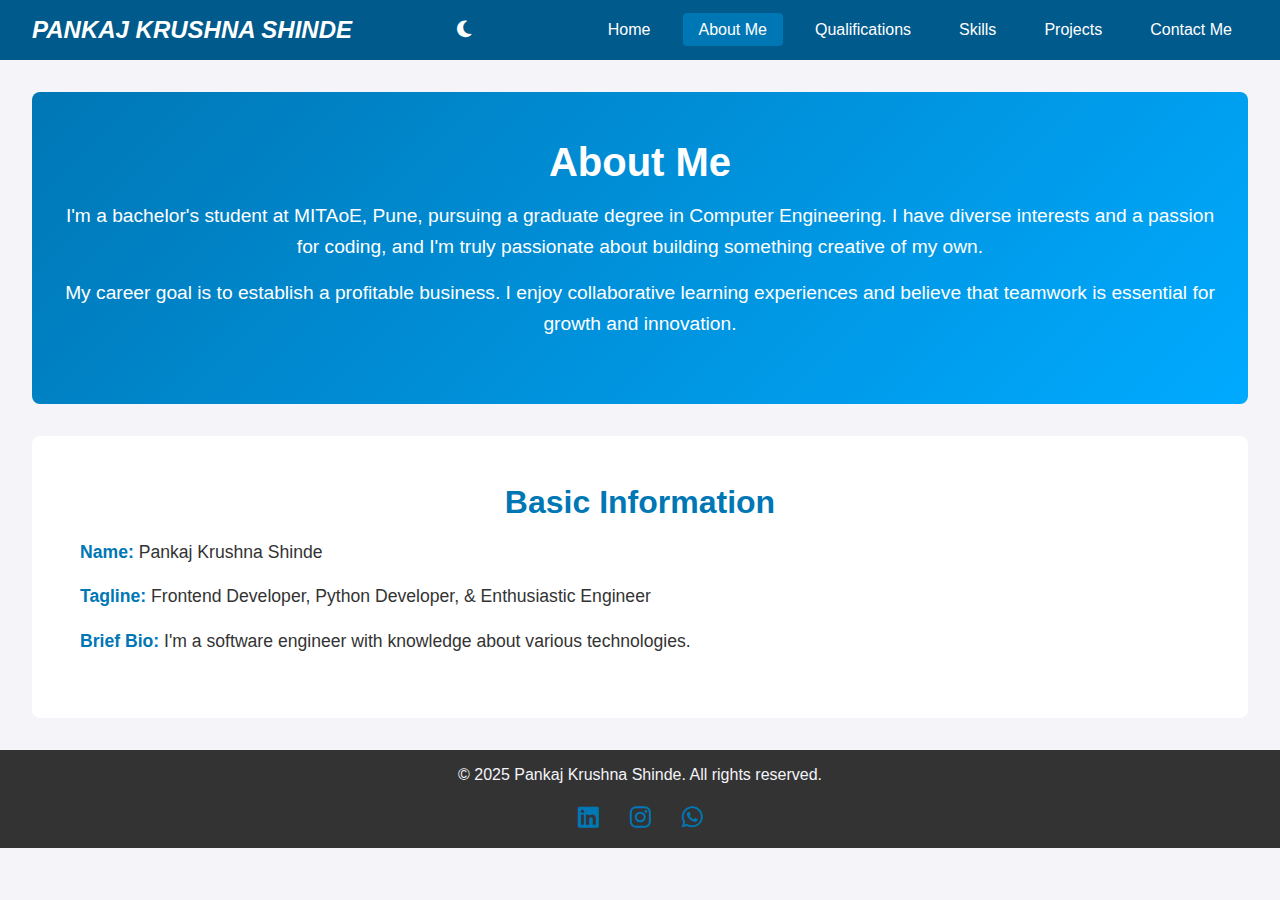
<file: about.html>
<!DOCTYPE html>
<html lang="en">
<head>
  <meta charset="UTF-8" />
  <meta http-equiv="X-UA-Compatible" content="IE=edge" />
  <meta name="viewport" content="width=device-width, initial-scale=1.0" />
  <meta name="description" content="About Me - Pankaj Krushna Shinde: Frontend Developer, Python Developer, & Enthusiastic Engineer." />
  <title>About Me - Pankaj Krushna Shinde</title>
  
  <!-- Link to About Page CSS -->
  <link rel="stylesheet" href="about.css" />

  <!-- Font Awesome for icons -->
  <link rel="stylesheet" href="https://cdnjs.cloudflare.com/ajax/libs/font-awesome/6.7.2/css/all.min.css" 
        integrity="sha512-Evv84Mr4kqVGRNSgIGL/F/aIDqQb7xQ2vcrdIwxfjThSH8CSR7PBEakCr51Ck+w+/U6swU2Im1vVX0SVk9ABhg==" 
        crossorigin="anonymous" referrerpolicy="no-referrer" />
  
  <!-- Boxicons for additional icons -->
  <link href="https://unpkg.com/boxicons@2.1.4/css/boxicons.min.css" rel="stylesheet" />
</head>
<body>
  <!-- Header & Navigation -->
  <header>
    <nav class="navbar">
      <div class="logo">
        <em>PANKAJ KRUSHNA SHINDE</em>
      </div>
      <!-- Dark Mode Toggle -->
      <div class="dark-mode-toggle">
        <i class="fas fa-moon" id="toggleDarkMode"></i>
      </div>
      <!-- Hamburger Menu for Mobile -->
      <div class="menu-icon">
        <i class="fas fa-bars"></i>
      </div>
      <ul class="nav-links">
        <li><a href="index.html">Home</a></li>
        <li><a href="about.html" class="active">About Me</a></li>
        <li><a href="qualification.html">Qualifications</a></li>
        <li><a href="skill.html">Skills</a></li>
        <li><a href="projects.html">Projects</a></li>
        <li><a href="contact.html">Contact Me</a></li>
      </ul>
    </nav>
  </header>

  <!-- Main Content -->
  <main>
    <!-- About Section -->
    <section class="about-section">
      <div class="container">
        <h1>About Me</h1>
        <p>
          I'm a bachelor's student at MITAoE, Pune, pursuing a graduate degree in Computer Engineering. I have diverse interests and a passion for coding, and I'm truly passionate about building something creative of my own.
        </p>
        <p>
          My career goal is to establish a profitable business. I enjoy collaborative learning experiences and believe that teamwork is essential for growth and innovation.
        </p>
      </div>
    </section>

    <!-- Basic Information Section -->
    <section class="basic-info">
      <div class="container">
        <h2>Basic Information</h2>
        <ul>
          <li><strong>Name:</strong> Pankaj Krushna Shinde</li>
          <li><strong>Tagline:</strong> Frontend Developer, Python Developer, &amp; Enthusiastic Engineer</li>
          <li><strong>Brief Bio:</strong> I'm a software engineer with knowledge about various technologies.</li>
        </ul>
      </div>
    </section>
  </main>

  <!-- Footer -->
  <footer>
    <div class="footer-content">
      <p>&copy; 2025 Pankaj Krushna Shinde. All rights reserved.</p>
      <div class="social-links">
        <a href="https://www.linkedin.com/in/pankaj-shinde-1a7864350" title="LinkedIn" target="_blank">
          <i class="fab fa-linkedin"></i>
        </a>
        <a href="https://www.instagram.com/pankajshinde1488/#" title="Instagram" target="_blank">
          <i class="fab fa-instagram"></i>
        </a>
        <a href="#" title="WhatsApp" target="_blank">
          <i class="fab fa-whatsapp"></i>
        </a>
      </div>
    </div>
  </footer>

  <script>
    document.addEventListener("DOMContentLoaded", function () {
      // Dark mode toggle functionality
      const toggleDarkMode = document.getElementById("toggleDarkMode");
      toggleDarkMode.addEventListener("click", () => {
        document.body.classList.toggle("dark-mode");
        if (document.body.classList.contains("dark-mode")) {
          toggleDarkMode.classList.remove("fa-moon");
          toggleDarkMode.classList.add("fa-sun");
        } else {
          toggleDarkMode.classList.remove("fa-sun");
          toggleDarkMode.classList.add("fa-moon");
        }
      });

      // Hamburger menu toggle for mobile view
      const menuIcon = document.querySelector(".menu-icon");
      const navLinks = document.querySelector(".nav-links");
      menuIcon.addEventListener("click", () => {
        navLinks.classList.toggle("active");
      });
    });
  </script>
</body>
</html>
</file>
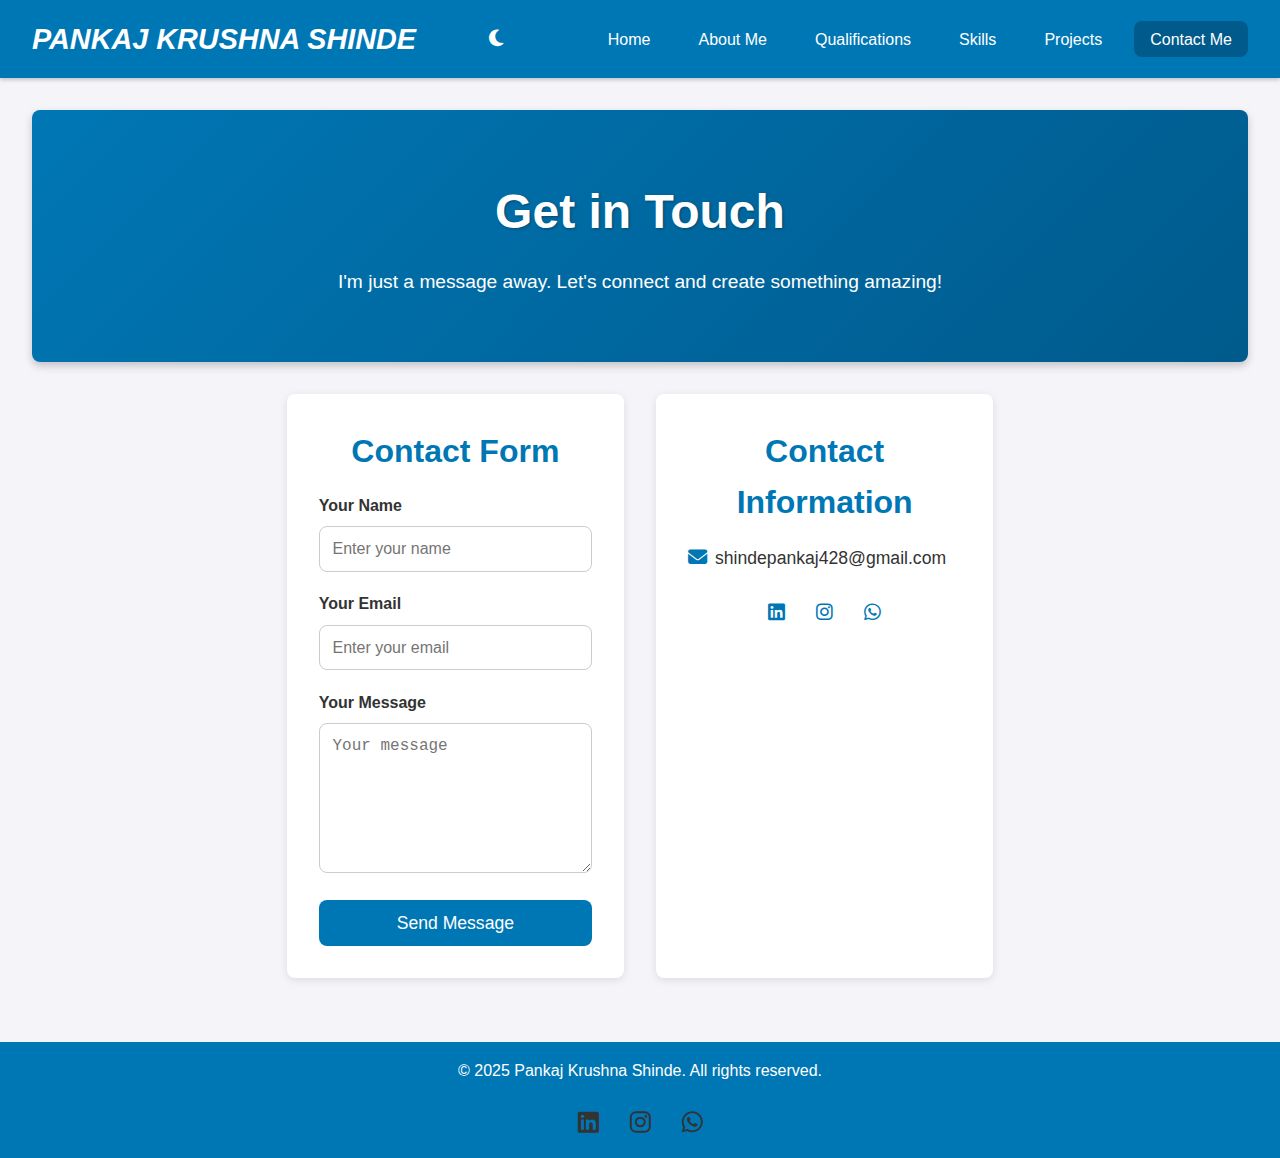
<file: contact.html>
<!DOCTYPE html>
<html lang="en">
<head>
  <meta charset="UTF-8" />
  <meta name="viewport" content="width=device-width, initial-scale=1.0" />
  <meta name="description" content="Contact - Get in touch with Pankaj Krushna Shinde." />
  <title>Contact - Pankaj Krushna Shinde</title>
  
  <!-- Link to Contact Page CSS -->
  <link rel="stylesheet" href="contact.css" />

  <!-- Font Awesome for icons -->
  <link rel="stylesheet" href="https://cdnjs.cloudflare.com/ajax/libs/font-awesome/6.7.2/css/all.min.css" 
        integrity="sha512-Evv84Mr4kqVGRNSgIGL/F/aIDqQb7xQ2vcrdIwxfjThSH8CSR7PBEakCr51Ck+w+/U6swU2Im1vVX0SVk9ABhg==" 
        crossorigin="anonymous" referrerpolicy="no-referrer" />
  
  <!-- Boxicons for additional icons -->
  <link href="https://unpkg.com/boxicons@2.1.4/css/boxicons.min.css" rel="stylesheet" />
</head>
<body>
  <!-- Header & Navigation -->
  <header>
    <nav class="navbar">
      <div class="logo"><em>PANKAJ KRUSHNA SHINDE</em></div>
      <!-- Dark Mode Toggle -->
      <div class="dark-mode-toggle">
        <i class="fas fa-moon" id="toggleDarkMode"></i>
      </div>
      <!-- Hamburger Menu for Mobile -->
      <div class="menu-icon">
        <i class="fas fa-bars"></i>
      </div>
      <ul class="nav-links">
        <li><a href="index.html">Home</a></li>
        <li><a href="about.html">About Me</a></li>
        <li><a href="qualification.html">Qualifications</a></li>
        <li><a href="skill.html">Skills</a></li>
        <li><a href="projects.html">Projects</a></li>
        <li><a href="contact.html" class="active">Contact Me</a></li>
      </ul>
    </nav>
  </header>

  <!-- Main Content -->
  <main>
    <!-- Contact Hero Section -->
    <section class="contact-hero">
      <div class="container">
        <h1>Get in Touch</h1>
        <p>I'm just a message away. Let's connect and create something amazing!</p>
      </div>
    </section>

    <!-- Contact Form & Information Section -->
    <section class="contact-form-section">
      <div class="container">
        <!-- Contact Form -->
        <form class="contact-form" action="#" method="post">
          <h2>Contact Form</h2>
          <div class="form-group">
            <label for="name">Your Name</label>
            <input type="text" id="name" name="name" placeholder="Enter your name" required />
          </div>
          <div class="form-group">
            <label for="email">Your Email</label>
            <input type="email" id="email" name="email" placeholder="Enter your email" required />
          </div>
          <div class="form-group">
            <label for="message">Your Message</label>
            <textarea id="message" name="message" placeholder="Your message" required></textarea>
          </div>
          <button type="submit" class="btn">Send Message</button>
        </form>

        <!-- Contact Information -->
        <div class="contact-info">
          <h2>Contact Information</h2>
          <p><i class="fas fa-envelope"></i> shindepankaj428@gmail.com</p>
          <div class="social-links">
            <a href="https://www.linkedin.com/in/pankaj-shinde-1a7864350" title="LinkedIn" target="_blank">
              <i class="fab fa-linkedin"></i>
            </a>
            <a href="https://www.instagram.com/pankajshinde1488/#" title="Instagram" target="_blank">
              <i class="fab fa-instagram"></i>
            </a>
            <a href="#" title="WhatsApp" target="_blank">
              <i class="fab fa-whatsapp"></i>
            </a>
          </div>
        </div>
      </div>
    </section>
  </main>

  <!-- Footer -->
  <footer>
    <div class="footer-content">
      <p>&copy; 2025 Pankaj Krushna Shinde. All rights reserved.</p>
      <div class="social-links">
        <a href="https://www.linkedin.com/in/pankaj-shinde-1a7864350" title="LinkedIn" target="_blank">
          <i class="fab fa-linkedin"></i>
        </a>
        <a href="https://www.instagram.com/pankajshinde1488/#" title="Instagram" target="_blank">
          <i class="fab fa-instagram"></i>
        </a>
        <a href="#" title="WhatsApp" target="_blank">
          <i class="fab fa-whatsapp"></i>
        </a>
      </div>
    </div>
  </footer>

  <!-- JavaScript for Dark Mode Toggle and Hamburger Menu -->
  <script>
    document.addEventListener("DOMContentLoaded", function () {
      // Dark mode toggle functionality
      const toggleDarkMode = document.getElementById("toggleDarkMode");
      toggleDarkMode.addEventListener("click", () => {
        document.body.classList.toggle("dark-mode");
        if(document.body.classList.contains("dark-mode")){
          toggleDarkMode.classList.remove("fa-moon");
          toggleDarkMode.classList.add("fa-sun");
        } else {
          toggleDarkMode.classList.remove("fa-sun");
          toggleDarkMode.classList.add("fa-moon");
        }
      });
      
      // Hamburger menu toggle for mobile view
      const menuIcon = document.querySelector(".menu-icon");
      const navLinks = document.querySelector(".nav-links");
      menuIcon.addEventListener("click", () => {
        navLinks.classList.toggle("active");
      });
    });
  </script>
</body>
</html>
</file>
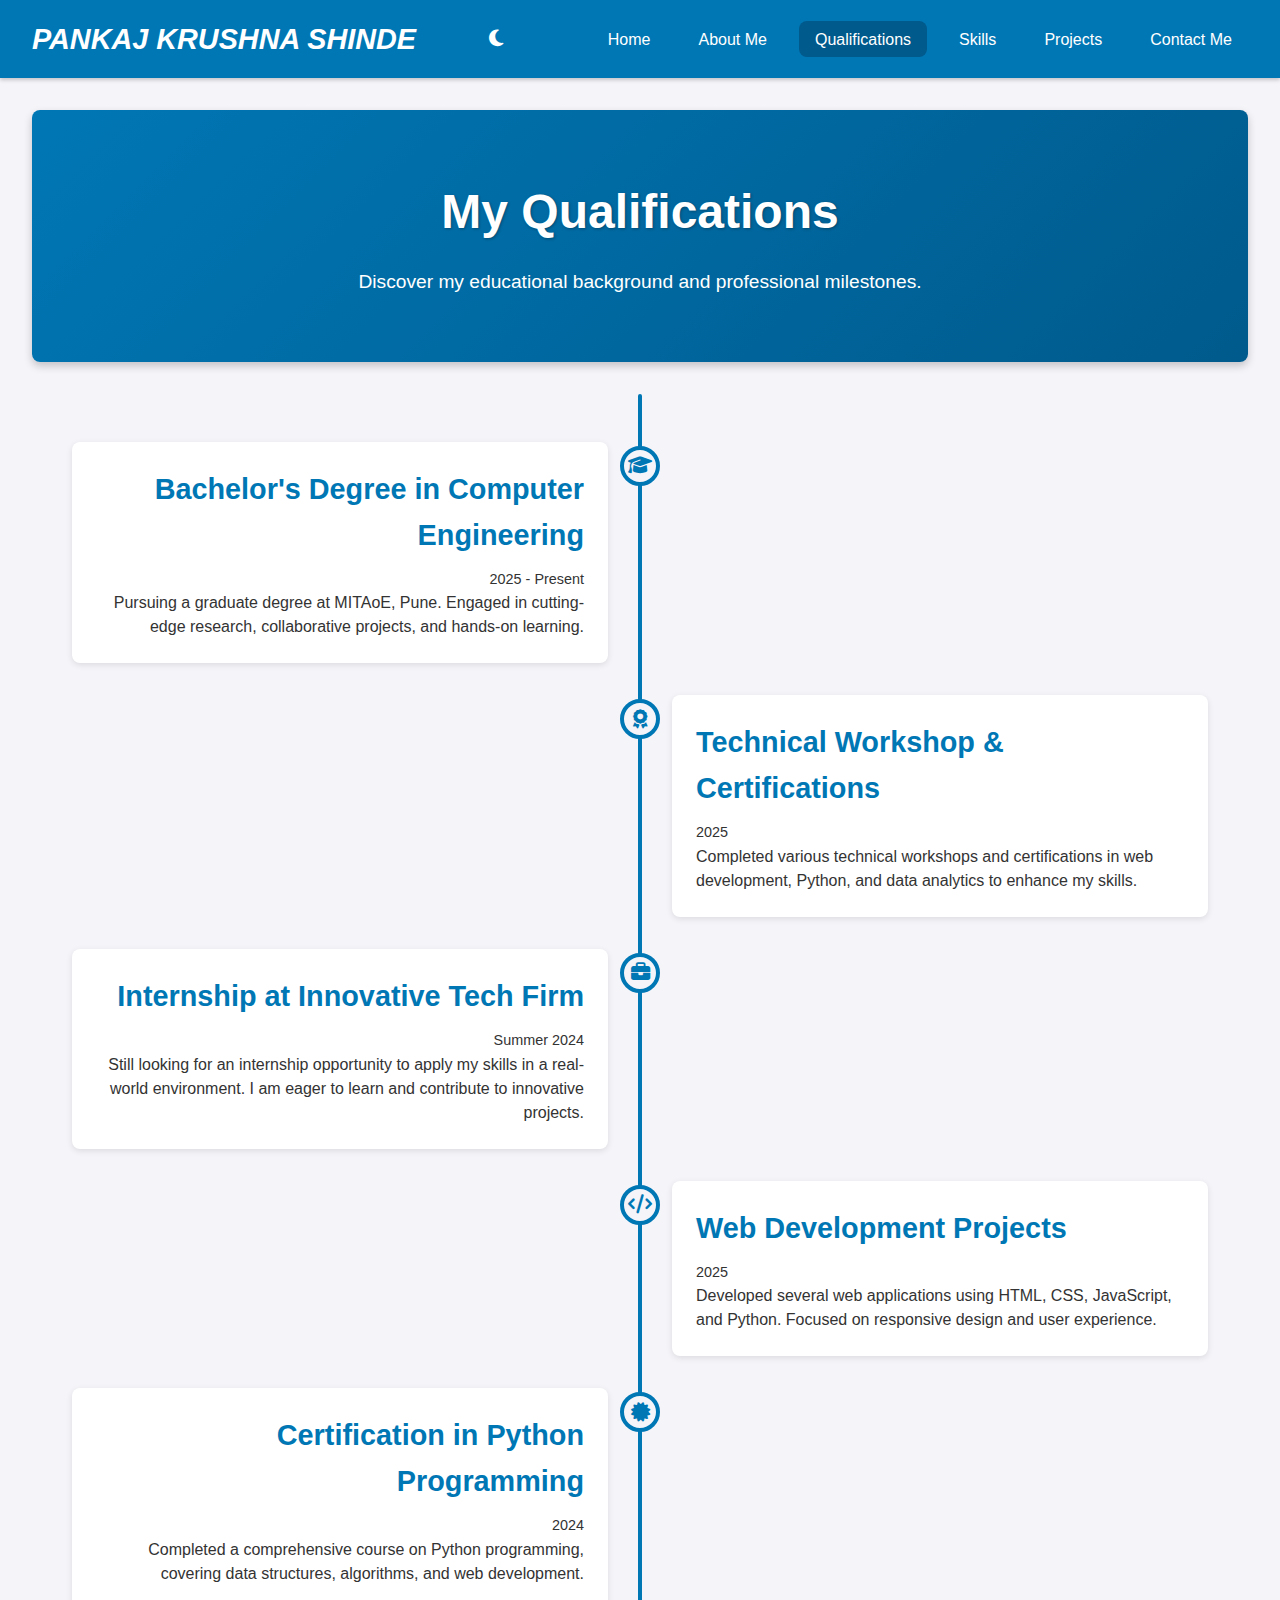
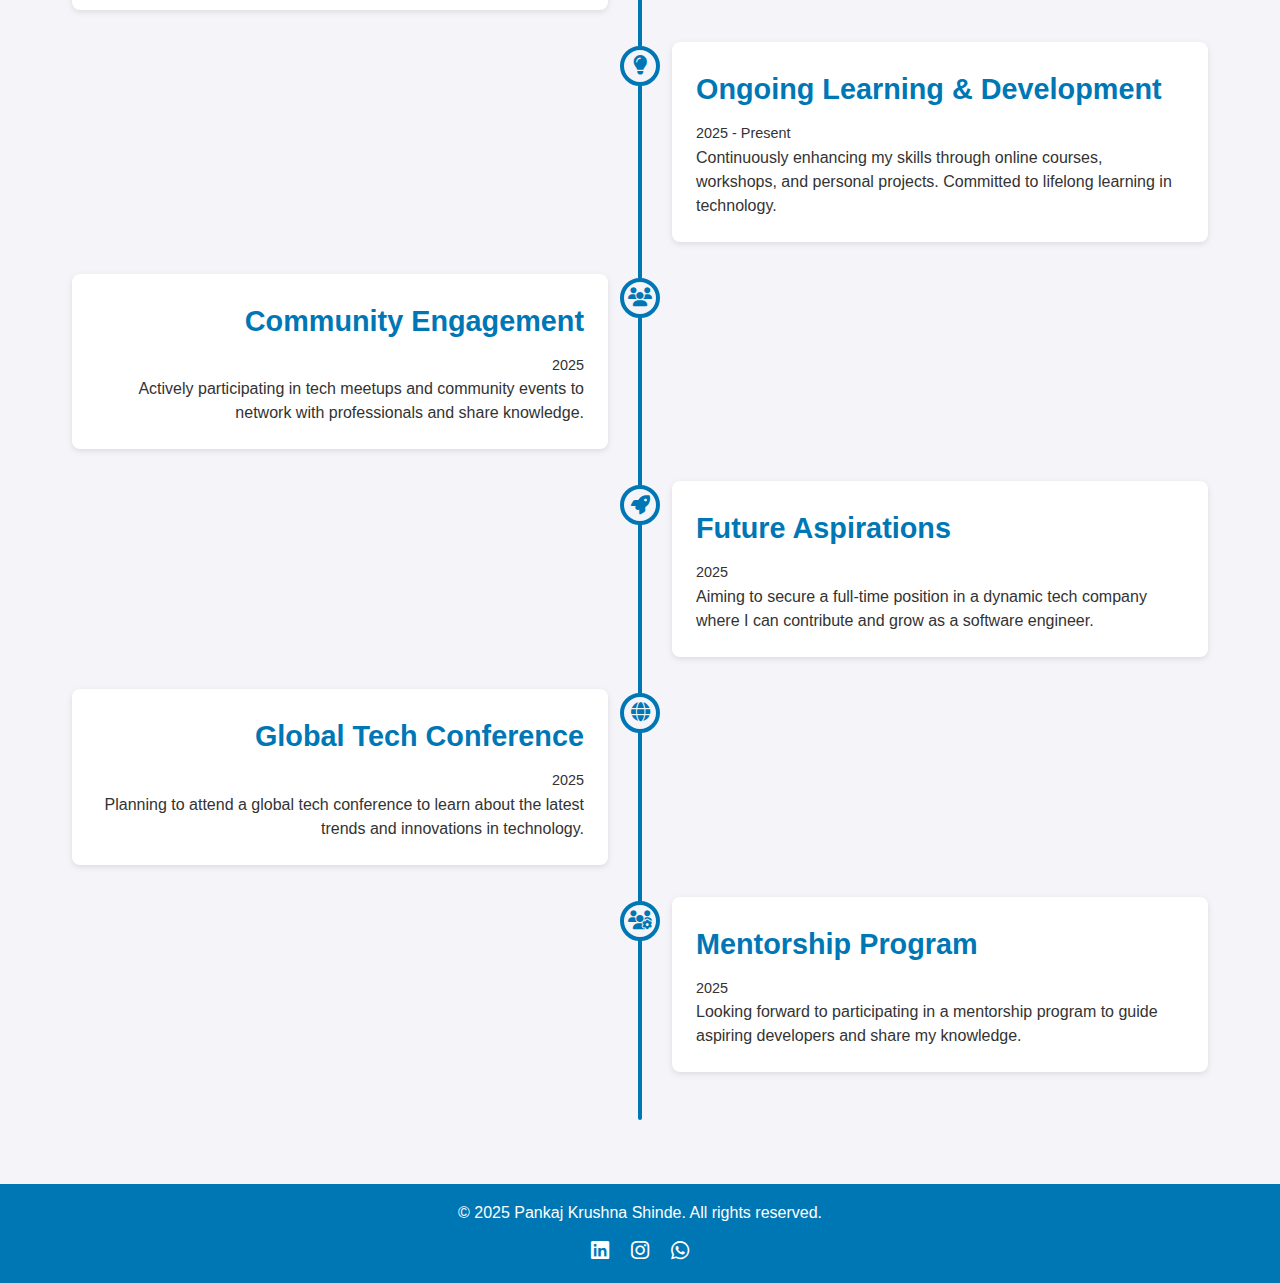
<file: qualification.html>
<!DOCTYPE html>
<html lang="en">
<head>
  <meta charset="UTF-8" />
  <meta http-equiv="X-UA-Compatible" content="IE=edge" />
  <meta name="viewport" content="width=device-width, initial-scale=1.0" />
  <meta name="description" content="Qualifications - Educational and Professional milestones of Pankaj Krushna Shinde." />
  <title>Qualifications - Pankaj Krushna Shinde</title>
  
  <!-- Link to Qualifications Page CSS -->
  <link rel="stylesheet" href="qualification.css" />

  <!-- Font Awesome for icons -->
  <link rel="stylesheet" href="https://cdnjs.cloudflare.com/ajax/libs/font-awesome/6.7.2/css/all.min.css" 
        integrity="sha512-Evv84Mr4kqVGRNSgIGL/F/aIDqQb7xQ2vcrdIwxfjThSH8CSR7PBEakCr51Ck+w+/U6swU2Im1vVX0SVk9ABhg==" 
        crossorigin="anonymous" referrerpolicy="no-referrer" />
  
  <!-- Boxicons for additional icons -->
  <link href="https://unpkg.com/boxicons@2.1.4/css/boxicons.min.css" rel="stylesheet" />
</head>
<body>
  <!-- Header & Navigation -->
  <header>
    <nav class="navbar">
      <div class="logo"><em>PANKAJ KRUSHNA SHINDE</em></div>
      <!-- Dark Mode Toggle -->
      <div class="dark-mode-toggle">
        <i class="fas fa-moon" id="toggleDarkMode"></i>
      </div>
      <!-- Hamburger Menu for Mobile -->
      <div class="menu-icon">
        <i class="fas fa-bars"></i>
      </div>
      <ul class="nav-links">
        <li><a href="index.html">Home</a></li>
        <li><a href="about.html">About Me</a></li>
        <li><a href="qualifications.html" class="active">Qualifications</a></li>
        <li><a href="skill.html">Skills</a></li>
        <li><a href="projects.html">Projects</a></li>
        <li><a href="contact.html">Contact Me</a></li>
      </ul>
    </nav>
  </header>

  <!-- Main Content -->
  <main>
    <!-- Qualifications Hero Section -->
    <section class="qualifications-hero">
      <div class="container">
        <h1>My Qualifications</h1>
        <p>Discover my educational background and professional milestones.</p>
      </div>
    </section>

    <!-- Qualifications Timeline Section -->
    <section class="qualifications-timeline">
      <div class="container">
        <!-- Timeline Item -->
        <div class="timeline-item">
          <div class="timeline-icon">
            <i class="fas fa-graduation-cap"></i>
          </div>
          <div class="timeline-content">
            <h2>Bachelor's Degree in Computer Engineering</h2>
            <span class="date">2025 - Present</span>
            <p>
              Pursuing a graduate degree at MITAoE, Pune. Engaged in cutting-edge research, collaborative projects, and hands-on learning.
            </p>
          </div>
        </div>
        <!-- Timeline Item -->
        <div class="timeline-item">
          <div class="timeline-icon">
            <i class="fas fa-award"></i>
          </div>
          <div class="timeline-content">
            <h2>Technical Workshop & Certifications</h2>
            <span class="date">2025</span>
            <p>
              Completed various technical workshops and certifications in web development, Python, and data analytics to enhance my skills.
            </p>
          </div>
        </div>
        <!-- Timeline Item -->
        <div class="timeline-item">
          <div class="timeline-icon">
            <i class="fas fa-briefcase"></i>
          </div>
          <div class="timeline-content">
            <h2>Internship at Innovative Tech Firm</h2>
            <span class="date">Summer 2024</span>
            <p>
              Still looking for an internship opportunity to apply my skills in a real-world environment. I am eager to learn and contribute to innovative projects.
            </p>
          </div>
        </div>
        <!-- Timeline Item -->  
        <div class="timeline-item">
          <div class="timeline-icon">
            <i class="fas fa-code"></i>
          </div>
          <div class="timeline-content">
            <h2>Web Development Projects</h2>
            <span class="date">2025</span>
            <p>
              Developed several web applications using HTML, CSS, JavaScript, and Python. Focused on responsive design and user experience.
            </p>
          </div>
        </div>
        <!-- Timeline Item -->
        <div class="timeline-item">
          <div class="timeline-icon">
            <i class="fas fa-certificate"></i>
          </div>
          <div class="timeline-content">
            <h2>Certification in Python Programming</h2>
            <span class="date">2024</span>
            <p>
              Completed a comprehensive course on Python programming, covering data structures, algorithms, and web development.
            </p>
          </div>
        </div>
        <!-- Timeline Item -->  
         <div class="timeline-item">
          <div class="timeline-icon">
            <i class="fas fa-lightbulb"></i>
          </div>
          <div class="timeline-content">
            <h2>Ongoing Learning & Development</h2>
            <span class="date">2025 - Present</span>
            <p>
              Continuously enhancing my skills through online courses, workshops, and personal projects. Committed to lifelong learning in technology.
            </p>
          </div>  

        </div>
        <!-- Timeline Item -->
        <div class="timeline-item">
          <div class="timeline-icon">
            <i class="fas fa-users"></i>
          </div>
          <div class="timeline-content">
            <h2>Community Engagement</h2>
            <span class="date">2025</span>
            <p>
              Actively participating in tech meetups and community events to network with professionals and share knowledge.
            </p>
          </div>
        </div>
        <!-- Timeline Item -->
        <div class="timeline-item">
          <div class="timeline-icon">
            <i class="fas fa-rocket"></i>
          </div>
          <div class="timeline-content">
            <h2>Future Aspirations</h2>
            <span class="date">2025</span>
            <p>
              Aiming to secure a full-time position in a dynamic tech company where I can contribute and grow as a software engineer.
            </p>
          </div>
        </div>
        <!-- Timeline Item -->
        <div class="timeline-item">
          <div class="timeline-icon">
            <i class="fas fa-globe"></i>
          </div>
          <div class="timeline-content">
            <h2>Global Tech Conference</h2>
            <span class="date">2025</span>
            <p>
              Planning to attend a global tech conference to learn about the latest trends and innovations in technology.
            </p>
          </div>  
        </div>
        <!-- Timeline Item -->
        <div class="timeline-item">
          <div class="timeline-icon">
            <i class="fas fa-users-cog"></i>
          </div>
          <div class="timeline-content">
            <h2>Mentorship Program</h2>
            <span class="date">2025</span>
            <p>
              Looking forward to participating in a mentorship program to guide aspiring developers and share my knowledge.
            </p>
          </div>
        </div>
        <!-- Additional timeline items can be added here -->
      </div>
    </section>
  </main>

  <!-- Footer -->
  <footer>
    <div class="footer-content">
      <p>&copy; 2025 Pankaj Krushna Shinde. All rights reserved.</p>
      <div class="social-links">
        <a href="https://www.linkedin.com/in/pankaj-shinde-1a7864350" title="LinkedIn" target="_blank">
          <i class="fab fa-linkedin"></i>
        </a>
        <a href="https://www.instagram.com/pankajshinde1488/#" title="Instagram" target="_blank">
          <i class="fab fa-instagram"></i>
        </a>
        <a href="#" title="WhatsApp" target="_blank">
          <i class="fab fa-whatsapp"></i>
        </a>
      </div>
    </div>
  </footer>

  <!-- JavaScript for Dark Mode Toggle and Hamburger Menu -->
  <script>
    document.addEventListener("DOMContentLoaded", function () {
      // Dark mode toggle functionality
      const toggleDarkMode = document.getElementById("toggleDarkMode");
      toggleDarkMode.addEventListener("click", () => {
        document.body.classList.toggle("dark-mode");
        if(document.body.classList.contains("dark-mode")){
          toggleDarkMode.classList.remove("fa-moon");
          toggleDarkMode.classList.add("fa-sun");
        } else {
          toggleDarkMode.classList.remove("fa-sun");
          toggleDarkMode.classList.add("fa-moon");
        }
      });
      
      // Hamburger menu toggle for mobile view
      const menuIcon = document.querySelector(".menu-icon");
      const navLinks = document.querySelector(".nav-links");
      menuIcon.addEventListener("click", () => {
        navLinks.classList.toggle("active");
      });
    });
  </script>
</body>
</html>
</file>
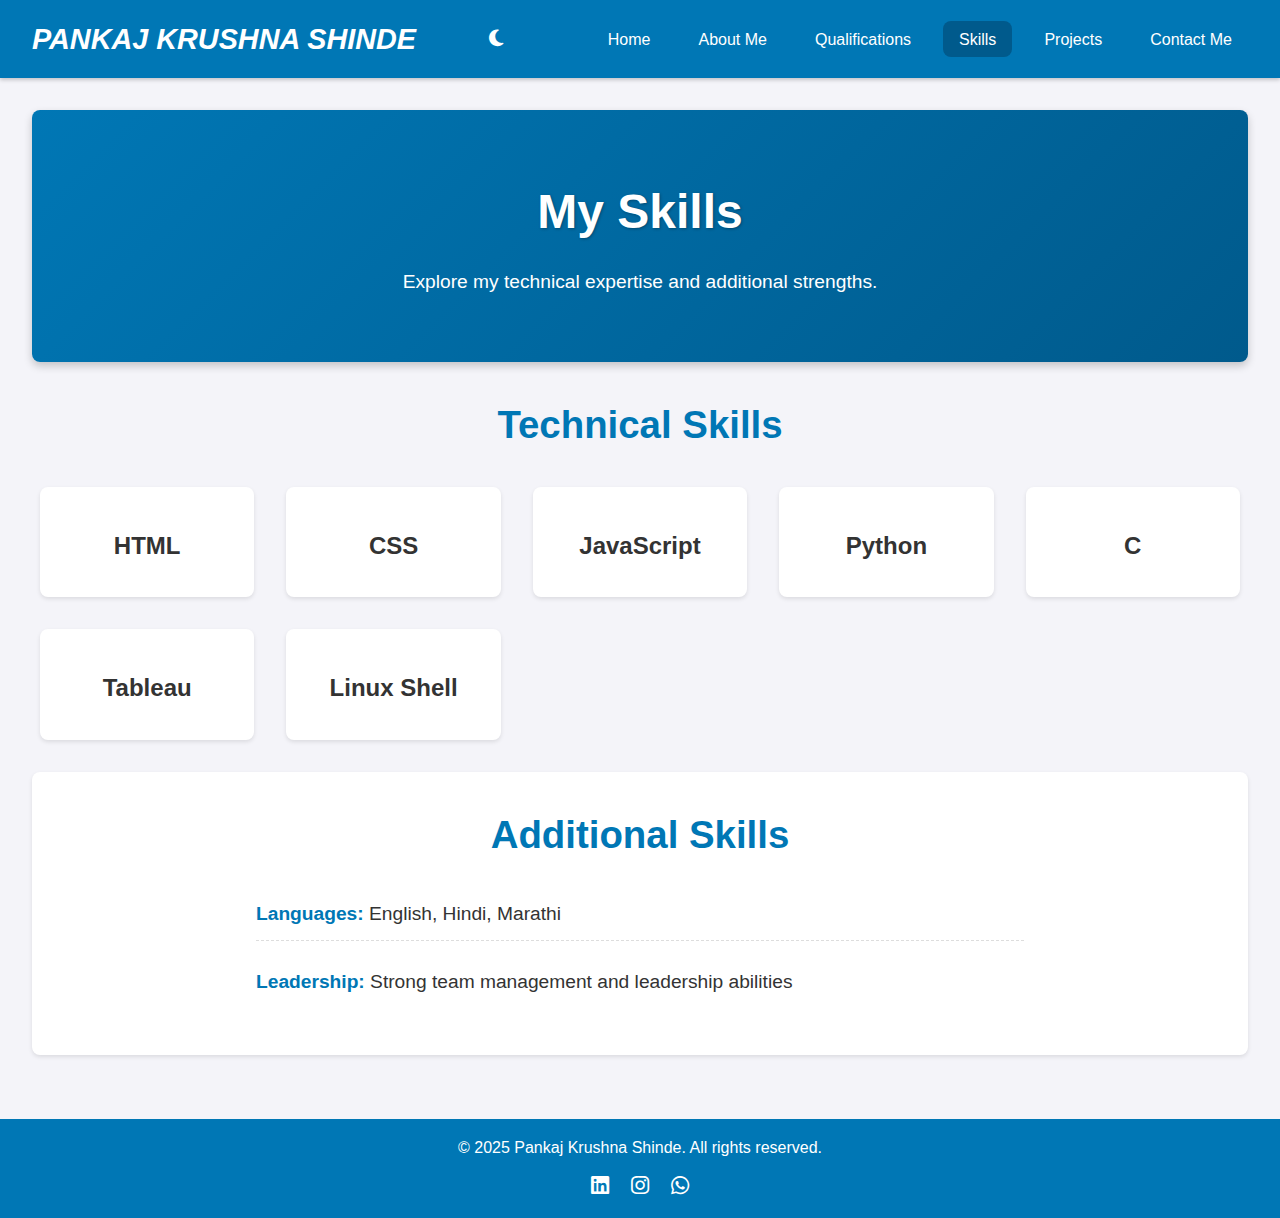
<file: skill.html>
<!DOCTYPE html>
<html lang="en">
<head>
  <meta charset="UTF-8" />
  <meta name="viewport" content="width=device-width, initial-scale=1.0" />
  <meta name="description" content="Skills - Pankaj Krushna Shinde's technical and additional skills." />
  <title>Skills - Pankaj Krushna Shinde</title>
  
  <!-- Link to Skills Page CSS -->
  <link rel="stylesheet" href="skills.css" />

  <!-- Font Awesome for icons -->
  <link rel="stylesheet" href="https://cdnjs.cloudflare.com/ajax/libs/font-awesome/6.7.2/css/all.min.css" 
        integrity="sha512-Evv84Mr4kqVGRNSgIGL/F/aIDqQb7xQ2vcrdIwxfjThSH8CSR7PBEakCr51Ck+w+/U6swU2Im1vVX0SVk9ABhg==" 
        crossorigin="anonymous" referrerpolicy="no-referrer" />
  
  <!-- Boxicons for additional icons -->
  <link href="https://unpkg.com/boxicons@2.1.4/css/boxicons.min.css" rel="stylesheet" />
</head>
<body>
  <!-- Header & Navigation -->
  <header>
    <nav class="navbar">
      <div class="logo"><em>PANKAJ KRUSHNA SHINDE</em></div>
      <!-- Dark Mode Toggle -->
      <div class="dark-mode-toggle">
        <i class="fas fa-moon" id="toggleDarkMode"></i>
      </div>
      <!-- Hamburger Menu for Mobile -->
      <div class="menu-icon">
        <i class="fas fa-bars"></i>
      </div>
      <ul class="nav-links">
        <li><a href="index.html">Home</a></li>
        <li><a href="about.html">About Me</a></li>
        <li><a href="qualification.html">Qualifications</a></li>
        <li><a href="skill.html" class="active">Skills</a></li>
        <li><a href="projects.html">Projects</a></li>
        <li><a href="contact.html">Contact Me</a></li>
      </ul>
    </nav>
  </header>

  <!-- Main Content -->
  <main>
    <!-- Hero Section for Skills -->
    <section class="skills-hero">
      <div class="container">
        <h1>My Skills</h1>
        <p>Explore my technical expertise and additional strengths.</p>
      </div>
    </section>

    <!-- Technical Skills Section -->
    <section class="technical-skills">
      <div class="container">
        <h2>Technical Skills</h2>
        <div class="skills-grid">
          <div class="skill-item">
            <h3>HTML</h3>
          </div>
          <div class="skill-item">
            <h3>CSS</h3>
          </div>
          <div class="skill-item">
            <h3>JavaScript</h3>
          </div>
          <div class="skill-item">
            <h3>Python</h3>
          </div>
          <div class="skill-item">
            <h3>C</h3>
          </div>
          <div class="skill-item">
            <h3>Tableau</h3>
          </div>
          <div class="skill-item">
            <h3>Linux Shell</h3>
          </div>
        </div>
      </div>
    </section>

    <!-- Additional Skills Section -->
    <section class="additional-skills">
      <div class="container">
        <h2>Additional Skills</h2>
        <ul>
          <li><strong>Languages:</strong> English, Hindi, Marathi</li>
          <li><strong>Leadership:</strong> Strong team management and leadership abilities</li>
        </ul>
      </div>
    </section>
  </main>

  <!-- Footer -->
  <footer>
    <div class="footer-content">
      <p>&copy; 2025 Pankaj Krushna Shinde. All rights reserved.</p>
      <div class="social-links">
        <a href="https://www.linkedin.com/in/pankaj-shinde-1a7864350" title="LinkedIn" target="_blank">
          <i class="fab fa-linkedin"></i>
        </a>
        <a href="https://www.instagram.com/pankajshinde1488/#" title="Instagram" target="_blank">
          <i class="fab fa-instagram"></i>
        </a>
        <a href="#" title="WhatsApp" target="_blank">
          <i class="fab fa-whatsapp"></i>
        </a>
      </div>
    </div>
  </footer>
</body>
</html>
</file>
<file: about.css>
/* Global Styles */
* {
    margin: 0;
    padding: 0;
    box-sizing: border-box;
}

body {
    font-family: 'Arial', sans-serif;
    background: #f4f4f9; /* Light gray background for better readability */
    color: #333; /* Dark gray text for better contrast */
    transition: background 0.3s ease, color 0.3s ease;
}

/* Dark Mode */
.dark-mode {
    background: #1e1e2f; /* Darker background for dark mode */
    color: #f4f4f9; /* Light text for dark mode */
}

/* Header & Navigation */
header {
    background: #005a8c; /* Dark blue background for header */
    padding: 1rem 2rem;
}

.navbar {
    display: flex;
    justify-content: space-between;
    align-items: center;
}

.logo {
    color: #fff; /* White text for the logo */
    font-size: 1.5rem;
    font-weight: bold;
}

.nav-links {
    list-style: none;
    display: flex;
    gap: 1rem;
}

.nav-links li a {
    text-decoration: none;
    color: #fff; /* White text for navigation links */
    padding: 0.5rem 1rem;
    border-radius: 4px;
    transition: background 0.3s ease, color 0.3s ease;
}

.nav-links li a:hover,
.nav-links li a.active {
    background: #0077b5; /* Lighter blue for hover effect */
    color: #fff; /* Keep text white */
}

/* Dark Mode Toggle */
.dark-mode-toggle {
    cursor: pointer;
    color: #fff;
    font-size: 1.2rem;
    margin-right: 1rem;
}

/* Hamburger Menu (Mobile) */
.menu-icon {
    display: none;
    cursor: pointer;
    font-size: 1.5rem;
    color: #fff;
}

@media (max-width: 768px) {
    .nav-links {
        position: absolute;
        top: 60px;
        right: 0;
        background: #005a8c; /* Dark blue for mobile menu */
        flex-direction: column;
        width: 200px;
        display: none;
    }

    .nav-links.active {
        display: flex;
    }

    .menu-icon {
        display: block;
    }
}

/* Main Content */
main {
    padding: 2rem;
}

/* About Section */
.about-section {
    background: linear-gradient(135deg, #0077b5, #00aaff); /* Blue gradient for better readability */
    color: #fff; /* White text for contrast */
    padding: 3rem 2rem;
    text-align: center;
    border-radius: 8px;
    margin-bottom: 2rem;
}

.about-section h1 {
    font-size: 2.5rem;
    margin-bottom: 1rem;
}

.about-section p {
    font-size: 1.2rem;
    margin-bottom: 1rem;
    line-height: 1.6;
}

/* Basic Information Section */
.basic-info {
    background: #ffffff; /* White background for better readability */
    padding: 3rem 2rem;
    border-radius: 8px;
}

.basic-info h2 {
    font-size: 2rem;
    margin-bottom: 1rem;
    color: #0077b5; /* Blue heading for better visibility */
    text-align: center;
}

.basic-info ul {
    list-style: none;
    font-size: 1.1rem;
    line-height: 1.8;
    padding-left: 1rem;
}

.basic-info ul li {
    margin-bottom: 0.8rem;
}

.basic-info ul li strong {
    color: #0077b5; /* Blue for emphasis */
}

/* Footer */
footer {
    background: #333; /* Dark gray background for footer */
    color: #f4f4f9; /* Light text for footer */
    text-align: center;
    padding: 1rem 0;
}

.footer-content p {
    margin-bottom: 0.5rem;
}

.social-links a {
    color: #f4f4f9; /* Light text for social icons */
    text-decoration: none;
    margin: 0 0.5rem;
    font-size: 1.2rem;
    transition: color 0.3s ease;
}

.social-links a:hover {
    color: #0077b5; /* Blue hover effect for social icons */
}

/* Social Links Styling */
.social-links {
    display: flex;
    gap: 15px;
    justify-content: center;
    align-items: center;
    margin-top: 20px;
}

.social-links a {
    color: #0077b5; /* Blue for social icons */
    font-size: 24px;
    transition: color 0.3s ease, transform 0.3s ease;
}

.social-links a:hover {
    color: #005a8c; /* Darker blue on hover */
    transform: scale(1.2);
}

.social-links a:nth-child(2):hover {
    color: #e4405f; /* Instagram pink */
}

.social-links a:nth-child(3):hover {
    color: #25d366; /* WhatsApp green */
}

/* About Page */
.about {
    background-color: #f4f4f9; /* Light gray background */
    color: #333; /* Dark gray text */
    padding: 50px 20px;
    text-align: center;
}

.about h1 {
    font-size: 36px;
    font-weight: 600;
    color: #0077b5; /* Blue heading */
}

.about p {
    font-size: 18px;
    line-height: 1.8;
    margin: 20px 0;
}

/* Skills Page */
.skills {
    background-color: #0077b5; /* Blue background */
    color: #fff; /* White text */
    padding: 50px 20px;
    text-align: center;
}

.skills h1 {
    font-size: 36px;
    font-weight: 600;
    color: #fff; /* White heading */
}

.skills p {
    font-size: 18px;
    line-height: 1.8;
    margin: 20px 0;
}

/* Projects Page */
.projects {
    background-color: #ff9800; /* Orange background */
    color: #fff; /* White text */
    padding: 50px 20px;
    text-align: center;
}

.projects h1 {
    font-size: 36px;
    font-weight: 600;
    color: #fff; /* White heading */
}

.projects p {
    font-size: 18px;
    line-height: 1.8;
    margin: 20px 0;
}

/* Contact Page */
.contact {
    background-color: #333; /* Dark gray background */
    color: #f4f4f9; /* Light text */
    padding: 50px 20px;
    text-align: center;
}

.contact h1 {
    font-size: 36px;
    font-weight: 600;
    color: #f4f4f9; /* Light heading */
}

.contact p {
    font-size: 18px;
    line-height: 1.8;
    margin: 20px 0;
}
</file>
<file: contact.css>
/* Define CSS Variables for Consistency */
:root {
    --primary-color: #0077b5; /* Blue for primary elements */
    --accent-color: #005a8c; /* Darker blue for accents */
    --dark-bg: #1e1e2f; /* Dark background for dark mode */
    --light-bg: #f4f4f9; /* Light gray background */
    --secondary-bg: #ffffff; /* White background for sections */
    --text-color: #333; /* Dark gray text */
    --light-text: #ffffff; /* White text */
    --transition: 0.3s;
    --border-radius: 8px;
    --font-family: 'Helvetica Neue', sans-serif;
}

/* Global Styles */
* {
    margin: 0;
    padding: 0;
    box-sizing: border-box;
}

body {
    font-family: var(--font-family);
    background: var(--light-bg);
    color: var(--text-color);
    line-height: 1.6;
    transition: background var(--transition), color var(--transition);
}

/* Dark Mode */
.dark-mode {
    background: var(--dark-bg);
    color: #e0e0e0; /* Light gray text for dark mode */
}

/* Header & Navigation */
header {
    background: var(--primary-color);
    padding: 1rem 2rem;
    box-shadow: 0 2px 4px rgba(0, 0, 0, 0.2);
}

.navbar {
    display: flex;
    justify-content: space-between;
    align-items: center;
}

.logo {
    color: var(--light-text);
    font-size: 1.8rem;
    font-weight: bold;
}

.nav-links {
    list-style: none;
    display: flex;
    gap: 1rem;
}

.nav-links li a {
    text-decoration: none;
    color: var(--light-text);
    padding: 0.6rem 1rem;
    border-radius: var(--border-radius);
    transition: background var(--transition);
}

.nav-links li a:hover,
.nav-links li a.active {
    background: var(--accent-color);
    color: var(--light-text);
}

.dark-mode-toggle {
    cursor: pointer;
    color: var(--light-text);
    font-size: 1.2rem;
    margin-right: 1rem;
}

.menu-icon {
    display: none;
    cursor: pointer;
    font-size: 1.5rem;
    color: var(--light-text);
}

@media (max-width: 768px) {
    .nav-links {
        position: absolute;
        top: 60px;
        right: 0;
        background: var(--primary-color);
        flex-direction: column;
        width: 200px;
        display: none;
        box-shadow: -2px 2px 8px rgba(0, 0, 0, 0.3);
    }

    .nav-links.active {
        display: flex;
    }

    .menu-icon {
        display: block;
    }
}

/* Main Content */
main {
    padding: 2rem;
}

/* Contact Hero Section */
.contact-hero {
    text-align: center;
    padding: 4rem 2rem;
    background: linear-gradient(135deg, var(--primary-color), var(--accent-color));
    color: var(--light-text);
    border-radius: var(--border-radius);
    box-shadow: 0 4px 8px rgba(0, 0, 0, 0.2);
    margin-bottom: 2rem;
}

.contact-hero h1 {
    font-size: 3rem;
    margin-bottom: 1rem;
    text-shadow: 1px 1px 3px rgba(0, 0, 0, 0.3);
}

.contact-hero p {
    font-size: 1.2rem;
}

/* Contact Form & Information Section */
.contact-form-section {
    display: flex;
    flex-wrap: wrap;
    gap: 2rem;
    align-items: flex-start;
    justify-content: center;
}

.contact-form-section .container {
    max-width: 1200px;
    margin: 0 auto;
    display: flex;
    flex-wrap: wrap;
    gap: 2rem;
    justify-content: center;
}

/* Contact Form Styles */
.contact-form {
    background: var(--secondary-bg);
    padding: 2rem;
    border-radius: var(--border-radius);
    box-shadow: 0 2px 8px rgba(0, 0, 0, 0.1);
    flex: 1;
    min-width: 300px;
}

.contact-form h2 {
    font-size: 2rem;
    margin-bottom: 1rem;
    color: var(--primary-color);
    text-align: center;
}

.form-group {
    margin-bottom: 1.2rem;
}

.form-group label {
    display: block;
    margin-bottom: 0.5rem;
    font-weight: bold;
}

.form-group input,
.form-group textarea {
    width: 100%;
    padding: 0.8rem;
    border: 1px solid #ccc;
    border-radius: var(--border-radius);
    outline: none;
    font-size: 1rem;
    transition: border-color var(--transition);
}

.form-group input:focus,
.form-group textarea:focus {
    border-color: var(--primary-color);
}

.contact-form textarea {
    resize: vertical;
    min-height: 150px;
}

.btn {
    display: block;
    width: 100%;
    text-align: center;
    background: var(--primary-color);
    color: var(--light-text);
    padding: 0.8rem;
    border: none;
    border-radius: var(--border-radius);
    font-size: 1.1rem;
    cursor: pointer;
    transition: background var(--transition);
}

.btn:hover {
    background: var(--accent-color);
}

/* Contact Information Styles */
.contact-info {
    background: var(--secondary-bg);
    padding: 2rem;
    border-radius: var(--border-radius);
    box-shadow: 0 2px 8px rgba(0, 0, 0, 0.1);
    flex: 1;
    min-width: 300px;
}

.contact-info h2 {
    font-size: 2rem;
    margin-bottom: 1rem;
    color: var(--primary-color);
    text-align: center;
}

.contact-info p {
    font-size: 1.1rem;
    margin-bottom: 1rem;
    display: flex;
    align-items: center;
    gap: 0.5rem;
}

.contact-info i {
    color: var(--primary-color);
    font-size: 1.2rem;
}

.contact-info .social-links {
    text-align: center;
}

.contact-info .social-links a {
    text-decoration: none;
    color: var(--primary-color);
    margin: 0 0.5rem;
    font-size: 1.5rem;
    transition: color var(--transition);
}

.contact-info .social-links a:hover {
    color: var(--accent-color);
}

/* Footer */
footer {
    background: var(--primary-color);
    color: var(--light-text);
    text-align: center;
    padding: 1rem 0;
    margin-top: 2rem;
}

.footer-content p {
    margin-bottom: 0.5rem;
}

.social-links a {
    color: var(--light-text);
    text-decoration: none;
    margin: 0 0.5rem;
    font-size: 1.3rem;
    transition: color var(--transition);
}

.social-links a:hover {
    color: var(--accent-color);
}

/* Social Links Styling */
.social-links {
    display: flex;
    gap: 15px;
    justify-content: center;
    align-items: center;
    margin-top: 20px;
}

.social-links a {
    color: #333;
    font-size: 24px;
    transition: color 0.3s ease, transform 0.3s ease;
}

.social-links a:hover {
    color: #0077b5; /* LinkedIn blue */
    transform: scale(1.2);
}

.social-links a:nth-child(2):hover {
    color: #e4405f; /* Instagram pink */
}

.social-links a:nth-child(3):hover {
    color: #25d366; /* WhatsApp green */
}
</file>
<file: qualification.css>
/* Define CSS Variables */
:root {
    --primary-color: #0077b5; /* Blue for primary elements */
    --accent-color: #005a8c; /* Darker blue for accents */
    --dark-bg: #1e1e2f; /* Dark background for dark mode */
    --light-bg: #f4f4f9; /* Light gray background */
    --secondary-bg: #ffffff; /* White background for sections */
    --text-color: #333; /* Dark gray text */
    --light-text: #ffffff; /* White text */
    --transition: 0.3s;
    --border-radius: 8px;
    --font-family: 'Helvetica Neue', sans-serif;
}

/* Global Styles */
* {
    margin: 0;
    padding: 0;
    box-sizing: border-box;
}

body {
    font-family: var(--font-family);
    background: var(--light-bg);
    color: var(--text-color);
    line-height: 1.6;
    transition: background var(--transition), color var(--transition);
}

/* Dark Mode */
.dark-mode {
    background: var(--dark-bg);
    color: #e0e0e0; /* Light gray text for dark mode */
}

/* Header & Navigation */
header {
    background: var(--primary-color);
    padding: 1rem 2rem;
    box-shadow: 0 2px 4px rgba(0, 0, 0, 0.2);
}

.navbar {
    display: flex;
    justify-content: space-between;
    align-items: center;
}

.logo {
    color: var(--light-text);
    font-size: 1.8rem;
    font-weight: bold;
}

.nav-links {
    list-style: none;
    display: flex;
    gap: 1rem;
}

.nav-links li a {
    text-decoration: none;
    color: var(--light-text);
    padding: 0.6rem 1rem;
    border-radius: var(--border-radius);
    transition: background var(--transition);
}

.nav-links li a:hover,
.nav-links li a.active {
    background: var(--accent-color);
    color: var(--light-text);
}

.dark-mode-toggle {
    cursor: pointer;
    color: var(--light-text);
    font-size: 1.2rem;
    margin-right: 1rem;
}

.menu-icon {
    display: none;
    cursor: pointer;
    font-size: 1.5rem;
    color: var(--light-text);
}

@media (max-width: 768px) {
    .nav-links {
        position: absolute;
        top: 60px;
        right: 0;
        background: var(--primary-color);
        flex-direction: column;
        width: 200px;
        display: none;
        box-shadow: -2px 2px 8px rgba(0, 0, 0, 0.3);
    }

    .nav-links.active {
        display: flex;
    }

    .menu-icon {
        display: block;
    }
}

/* Main Content */
main {
    padding: 2rem;
}

/* Qualifications Hero Section */
.qualifications-hero {
    text-align: center;
    padding: 4rem 2rem;
    background: linear-gradient(135deg, var(--primary-color), var(--accent-color));
    color: var(--light-text);
    border-radius: var(--border-radius);
    box-shadow: 0 4px 8px rgba(0, 0, 0, 0.2);
    margin-bottom: 2rem;
}

.qualifications-hero h1 {
    font-size: 3rem;
    margin-bottom: 1rem;
    text-shadow: 1px 1px 3px rgba(0, 0, 0, 0.3);
}

.qualifications-hero p {
    font-size: 1.2rem;
}

/* Qualifications Timeline Section */
.qualifications-timeline .container {
    max-width: 1200px;
    margin: 0 auto;
    position: relative;
    padding: 2rem 0;
}

/* Timeline vertical line */
.qualifications-timeline .container::before {
    content: "";
    position: absolute;
    left: 50%;
    top: 0;
    transform: translateX(-50%);
    width: 4px;
    height: 100%;
    background: var(--primary-color);
    border-radius: 2px;
}

/* Timeline Item */
.timeline-item {
    position: relative;
    width: 50%;
    padding: 1rem 2rem;
    box-sizing: border-box;
}

.timeline-item:nth-child(odd) {
    left: 0;
    text-align: right;
}

.timeline-item:nth-child(even) {
    left: 50%;
    text-align: left;
}

/* Timeline Icon */
.timeline-icon {
    position: absolute;
    top: 20px;
    width: 40px;
    height: 40px;
    background: var(--light-bg);
    border: 4px solid var(--primary-color);
    border-radius: 50%;
    display: flex;
    align-items: center;
    justify-content: center;
    font-size: 1.2rem;
    color: var(--primary-color);
}

.timeline-item:nth-child(odd) .timeline-icon {
    right: -20px;
}

.timeline-item:nth-child(even) .timeline-icon {
    left: -20px;
}

/* Timeline Content */
.timeline-content {
    background: var(--secondary-bg);
    padding: 1.5rem;
    border-radius: var(--border-radius);
    box-shadow: 0 2px 6px rgba(0, 0, 0, 0.1);
}

.timeline-content h2 {
    font-size: 1.8rem;
    margin-bottom: 0.5rem;
    color: var(--primary-color);
}

.timeline-content .date {
    font-size: 0.9rem;
    color: var(--text-color);
    margin-bottom: 0.8rem;
}

.timeline-content p {
    font-size: 1rem;
    line-height: 1.5;
}

/* Responsive Timeline Adjustments */
@media (max-width: 768px) {
    .timeline-item {
        width: 100%;
        text-align: left !important;
        padding-left: 4rem;
        margin-bottom: 2rem;
    }

    .qualifications-timeline .container::before {
        left: 20px;
    }

    .timeline-item .timeline-icon {
        left: 0 !important;
    }
}

/* Footer */
footer {
    background: var(--primary-color);
    color: var(--light-text);
    text-align: center;
    padding: 1rem 0;
    margin-top: 2rem;
}

.footer-content p {
    margin-bottom: 0.5rem;
}

.social-links a {
    color: var(--light-text);
    text-decoration: none;
    margin: 0 0.5rem;
    font-size: 1.3rem;
    transition: color var(--transition);
}

.social-links a:hover {
    color: var(--accent-color);
}
</file>
<file: skills.css>
/* Define CSS Variables */
:root {
    --primary-color: #0077b5; /* Blue for primary elements */
    --accent-color: #005a8c; /* Darker blue for accents */
    --dark-bg: #1e1e2f; /* Dark background for dark mode */
    --light-bg: #f4f4f9; /* Light gray background */
    --secondary-bg: #ffffff; /* White background for sections */
    --text-color: #333; /* Dark gray text */
    --light-text: #ffffff; /* White text */
    --transition: 0.3s;
    --border-radius: 8px;
    --font-family: 'Helvetica Neue', sans-serif;
}

/* Global Styles */
* {
    margin: 0;
    padding: 0;
    box-sizing: border-box;
}

body {
    font-family: var(--font-family);
    background: var(--light-bg);
    color: var(--text-color);
    line-height: 1.6;
    transition: background var(--transition), color var(--transition);
}

/* Dark Mode */
.dark-mode {
    background: var(--dark-bg);
    color: #e0e0e0; /* Light gray text for dark mode */
}

/* Header & Navigation */
header {
    background: var(--primary-color);
    padding: 1rem 2rem;
    box-shadow: 0 2px 4px rgba(0, 0, 0, 0.2);
}

.navbar {
    display: flex;
    justify-content: space-between;
    align-items: center;
}

.logo {
    color: var(--light-text);
    font-size: 1.8rem;
    font-weight: bold;
}

.nav-links {
    list-style: none;
    display: flex;
    gap: 1rem;
}

.nav-links li a {
    text-decoration: none;
    color: var(--light-text);
    padding: 0.6rem 1rem;
    border-radius: var(--border-radius);
    transition: background var(--transition);
}

.nav-links li a:hover,
.nav-links li a.active {
    background: var(--accent-color);
    color: var(--light-text);
}

.dark-mode-toggle {
    cursor: pointer;
    color: var(--light-text);
    font-size: 1.2rem;
    margin-right: 1rem;
}

.menu-icon {
    display: none;
    cursor: pointer;
    font-size: 1.5rem;
    color: var(--light-text);
}

@media (max-width: 768px) {
    .nav-links {
        position: absolute;
        top: 60px;
        right: 0;
        background: var(--primary-color);
        flex-direction: column;
        width: 200px;
        display: none;
        box-shadow: -2px 2px 8px rgba(0, 0, 0, 0.3);
    }

    .nav-links.active {
        display: flex;
    }

    .menu-icon {
        display: block;
    }
}

/* Main Content */
main {
    padding: 2rem;
}

/* Skills Hero Section */
.skills-hero {
    text-align: center;
    padding: 4rem 2rem;
    background: linear-gradient(135deg, var(--primary-color), var(--accent-color));
    color: var(--light-text);
    border-radius: var(--border-radius);
    box-shadow: 0 4px 8px rgba(0, 0, 0, 0.2);
    margin-bottom: 2rem;
}

.skills-hero h1 {
    font-size: 3rem;
    margin-bottom: 1rem;
    text-shadow: 1px 1px 3px rgba(0, 0, 0, 0.3);
}

.skills-hero p {
    font-size: 1.2rem;
}

/* Technical Skills Section */
.technical-skills {
    margin-bottom: 2rem;
}

.technical-skills .container {
    max-width: 1200px;
    margin: 0 auto;
}

.technical-skills h2 {
    text-align: center;
    font-size: 2.4rem;
    margin-bottom: 2rem;
    color: var(--primary-color);
}

.skills-grid {
    display: grid;
    grid-template-columns: repeat(auto-fit, minmax(180px, 1fr));
    gap: 2rem;
}

.skill-item {
    background: var(--secondary-bg);
    padding: 2rem;
    text-align: center;
    border-radius: var(--border-radius);
    transition: transform var(--transition), box-shadow var(--transition);
    box-shadow: 0 2px 4px rgba(0, 0, 0, 0.1);
}

.skill-item i {
    font-size: 3rem;
    color: var(--primary-color);
    margin-bottom: 1rem;
}

.skill-item h3 {
    font-size: 1.5rem;
    margin-top: 0.5rem;
    color: var(--text-color);
}

.skill-item:hover {
    transform: translateY(-5px);
    box-shadow: 0 4px 8px rgba(0, 0, 0, 0.2);
}

/* Additional Skills Section */
.additional-skills {
    background: var(--secondary-bg);
    padding: 2rem;
    border-radius: var(--border-radius);
    box-shadow: 0 2px 4px rgba(0, 0, 0, 0.1);
}

.additional-skills .container {
    max-width: 800px;
    margin: 0 auto;
}

.additional-skills h2 {
    text-align: center;
    font-size: 2.4rem;
    margin-bottom: 1.5rem;
    color: var(--primary-color);
}

.additional-skills ul {
    list-style: none;
    font-size: 1.2rem;
    line-height: 1.8;
    padding: 0 1rem;
}

.additional-skills ul li {
    margin-bottom: 1rem;
    padding: 0.5rem 0;
    border-bottom: 1px dashed #ddd;
}

.additional-skills ul li:last-child {
    border-bottom: none;
}

.additional-skills ul li strong {
    color: var(--primary-color);
}

/* Footer */
footer {
    background: var(--primary-color);
    color: var(--light-text);
    text-align: center;
    padding: 1rem 0;
    margin-top: 2rem;
}

.footer-content p {
    margin-bottom: 0.5rem;
}

.social-links a {
    color: var(--light-text);
    text-decoration: none;
    margin: 0 0.5rem;
    font-size: 1.3rem;
    transition: color var(--transition);
}

.social-links a:hover {
    color: var(--accent-color);
}
</file>
